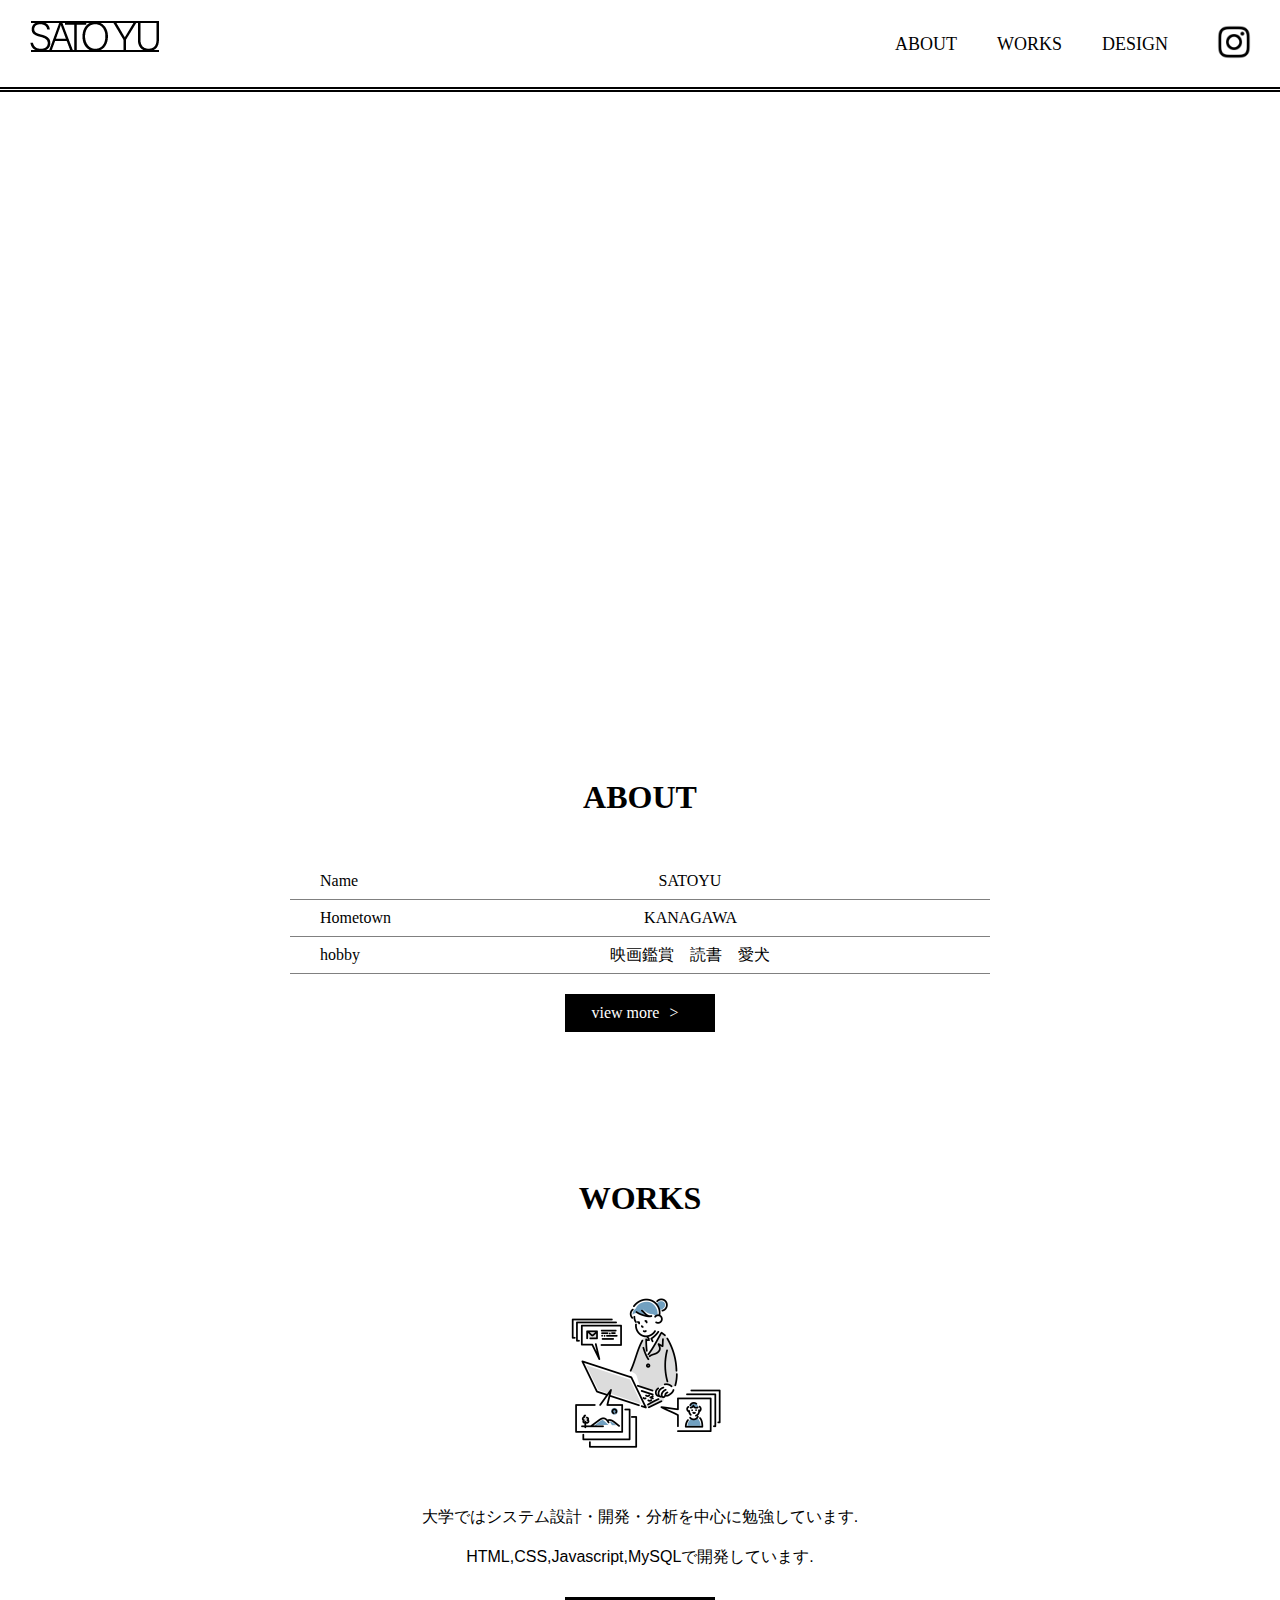
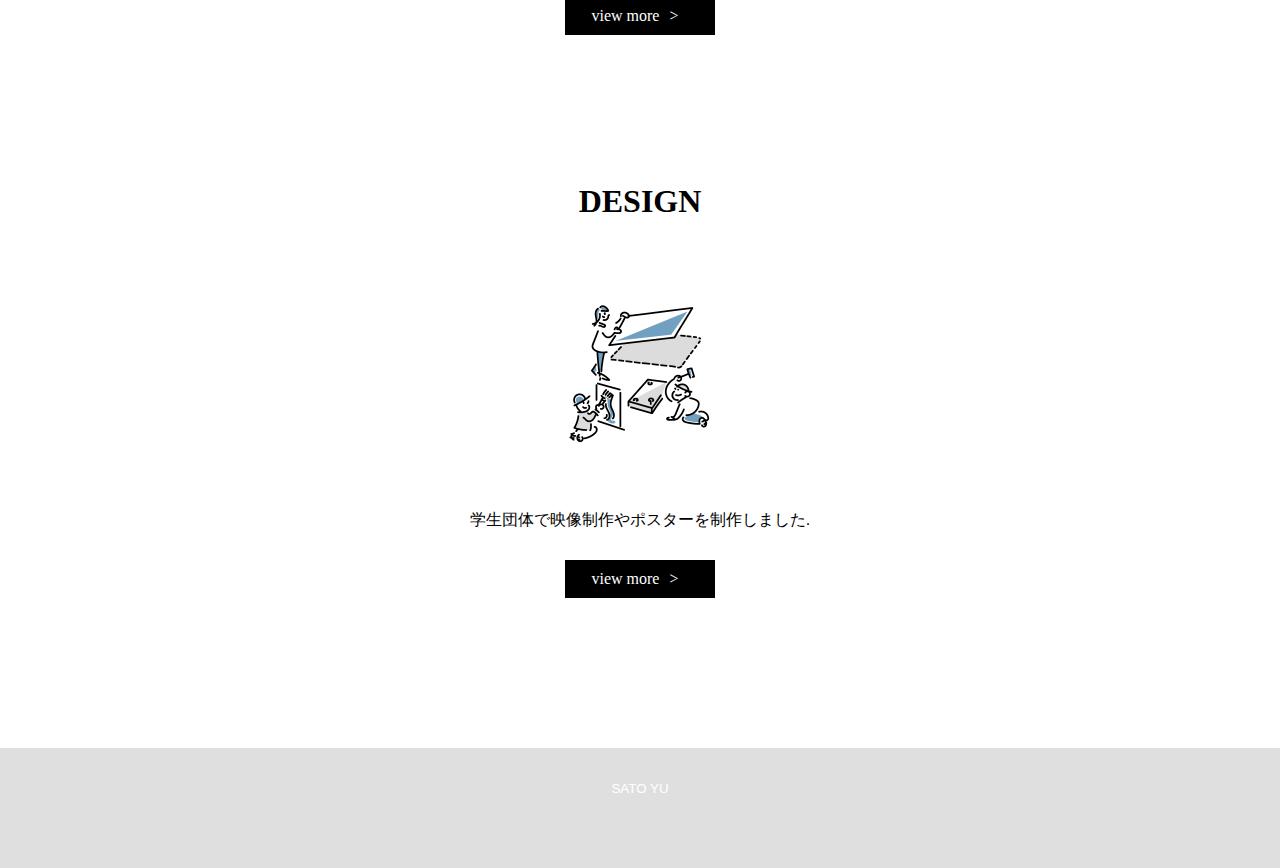
<file: index.html>
<!DOCTYPE html>
<html lang="ja">

<head>
    <meta charset="UTF-8">
    <link rel="stylesheet" href="por.css">
    <title>SATO YU's portfolio</title>
    <script src="https://ajax.googleapis.com/ajax/libs/jquery/1.11.1/jquery.min.js"></script>
    <script src="js/jquery.easing.1.3.js"></script>
    <script type="text/javascript" src="js/por.js"></script>
</head>
<body>
    <header>
        <h1><a href="index.html"><img src="image/logo.png" alt=""></a></h1>
        <nav>
            <ul>
                <li><a href="about.html">ABOUT</a></li>
                <li><a href="works.html">WORKS</a></li>
                <li><a href="design.html">DESIGN</a></li>
                <li><a href="https://www.instagram.com/0511.jiyuun.ig"><img src="image/instagram.png" alt=""></a></li>
            </ul>
        </nav>
    </header>
    <main>
        <div class="visual fadeUp">
            <img src="image/main.JPG" alt="">
        </div>
        <div class="contents">
            <section>
                <h2>ABOUT</h2>
                <dl>
                    <dt>Name</dt>
                    <dd>SATOYU</dd>
                    <dt>Hometown</dt>
                    <dd>KANAGAWA</dd>
                    <dt>hobby</dt>
                    <dd>映画鑑賞　読書　愛犬</dd>
                </dl>
                <div class="viewmore">
                    <a href="about.html">view more</a>
                </div>
            </section>
            <section>
                <h2>WORKS</h2>
                <img src="image/main_works.png" alt="">
                <p>大学ではシステム設計・開発・分析を中心に勉強しています.
                    <br>HTML,CSS,Javascript,MySQLで開発しています.
                </p>
                <div class="viewmore">
                    <a href="works.html">view more</a>
                </div>
            </section>
            <section>
                <h2>DESIGN</h2>
                <img src="image/main_design.png" alt="">
                <p>学生団体で映像制作やポスターを制作しました.
                </p>
                <div class="viewmore">
                    <a href="design.html">view more</a>
                </div>

            </section>
        </div>
    </main>
    <footer>
        <!-- <p>All it takes is faith and trust.</p> -->
        <p><small>SATO YU</small></p>
    </footer>
</body>

</html>
</file>
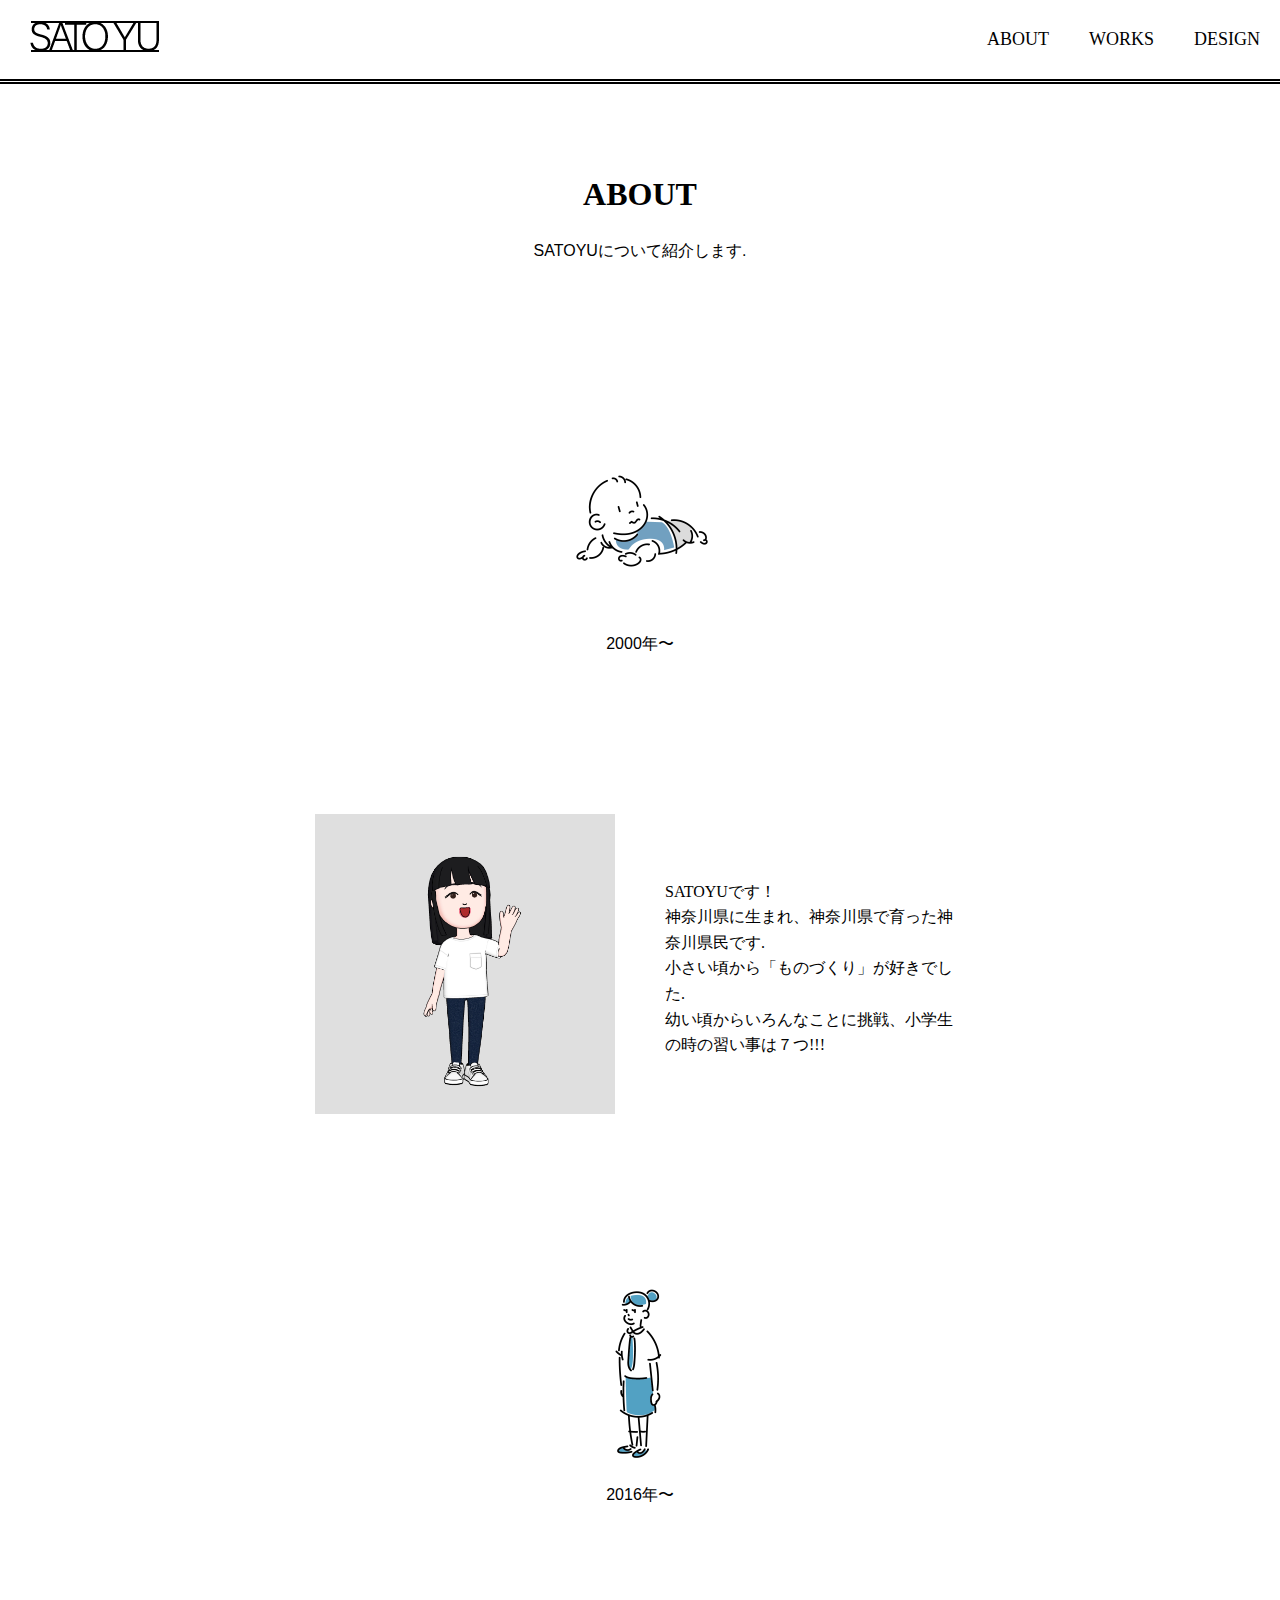
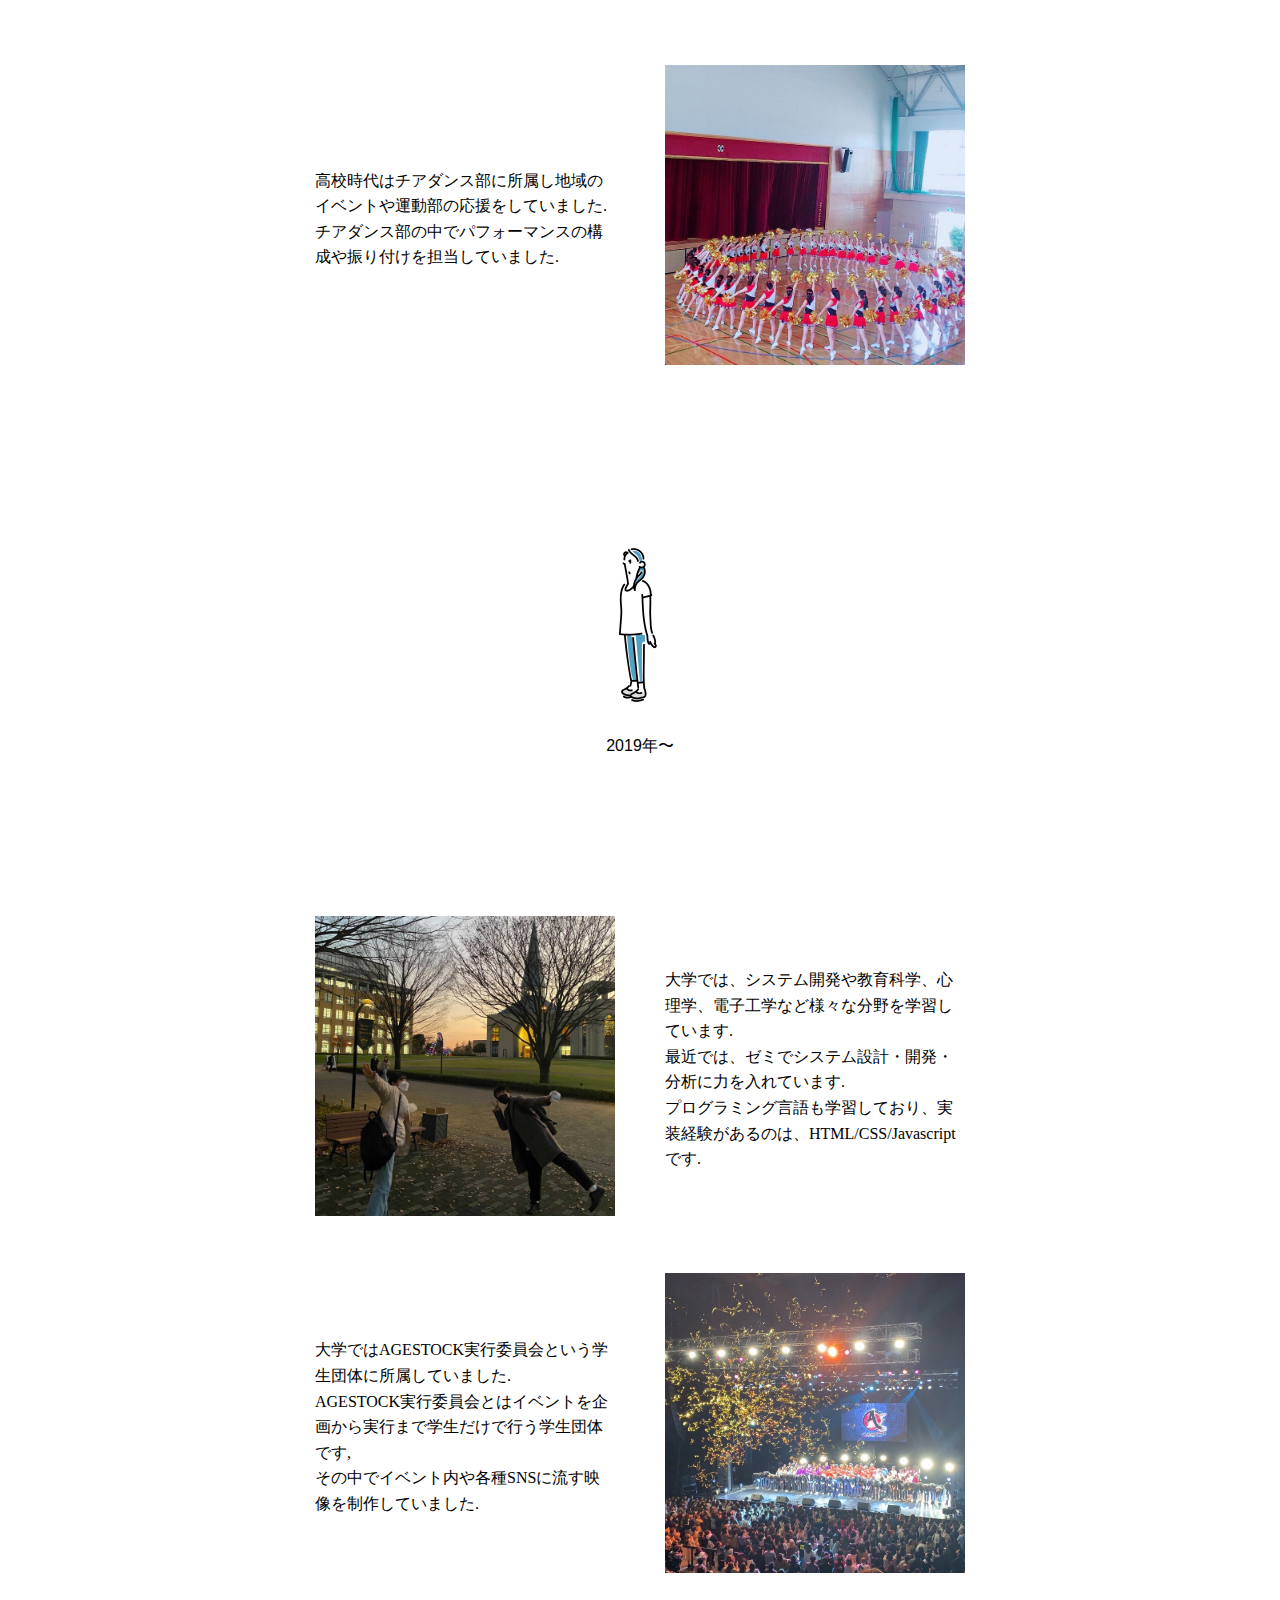
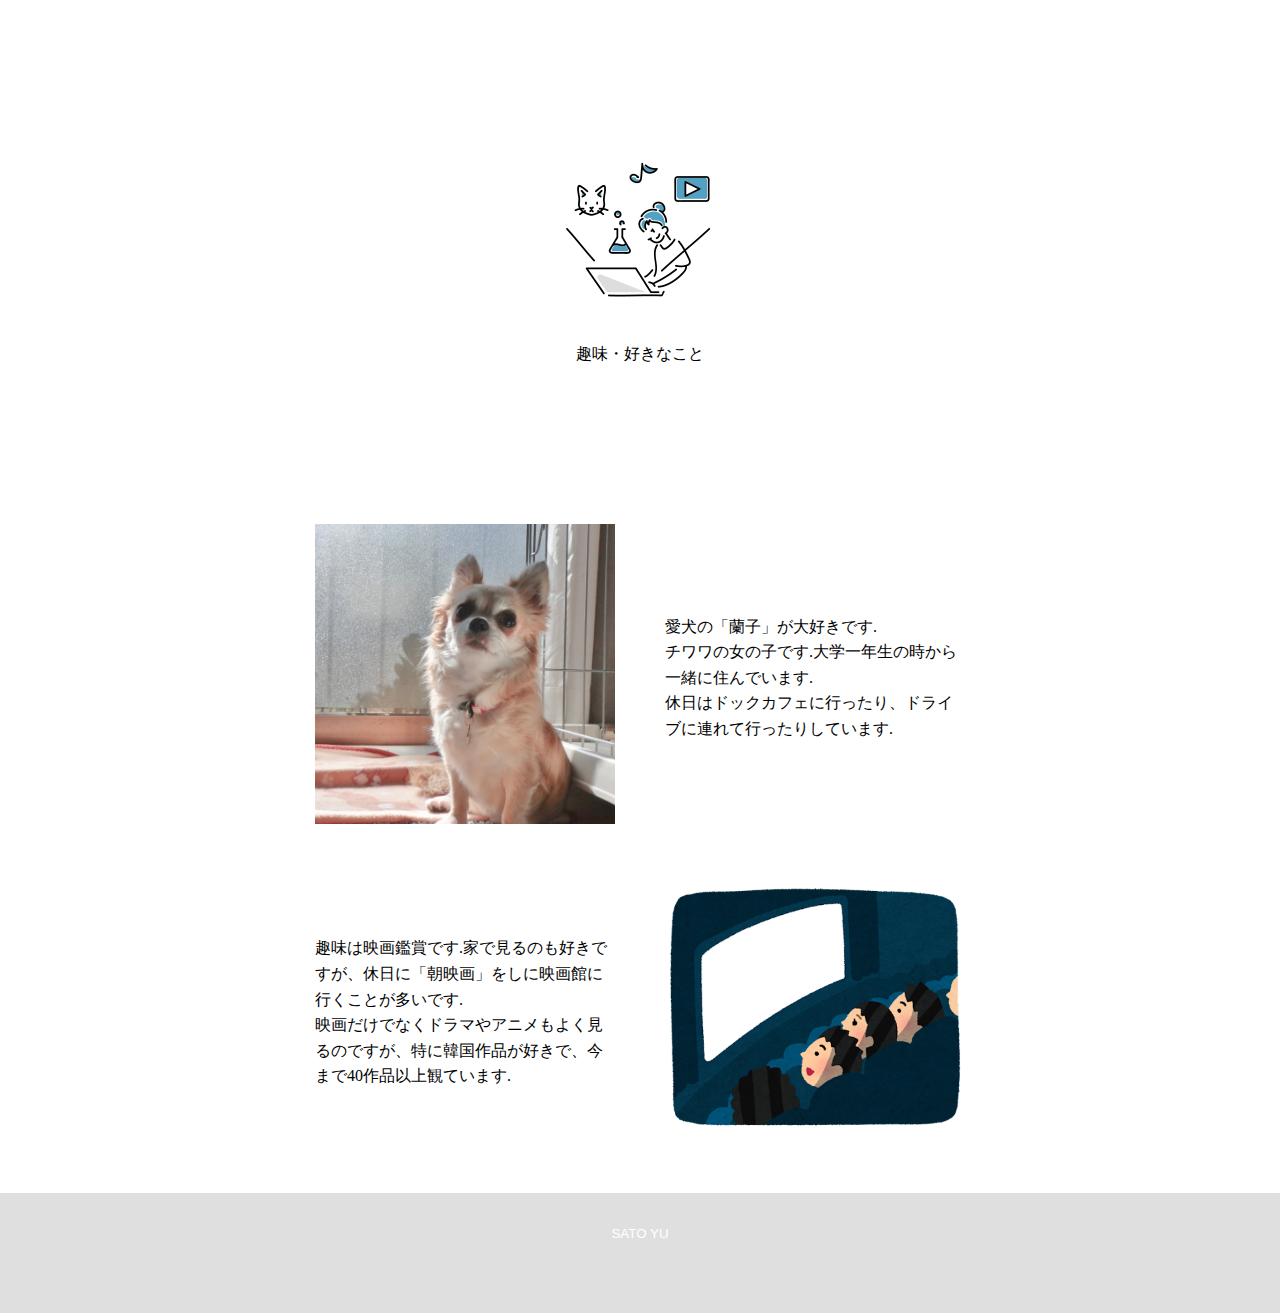
<file: about.html>
<!DOCTYPE html>
<html lang="ja">
<head>
    <meta charset="UTF-8">
    <link rel="stylesheet" href="por.css">
    <title>ABOUT|SATO YU's portfolio</title>
    <script src="https://ajax.googleapis.com/ajax/libs/jquery/1.11.1/jquery.min.js"></script>
    <script src="js/jquery.easing.1.3.js"></script>
    <script type="text/javascript" src="js/por.js"></script>
</head>
<body>
    <header>
        <h1><a href="index.html"><img src="image/logo.png" alt=""></a></h1>
        <nav>
            <ul>
                <li><a href="about.html">ABOUT</a></li>
                <li><a href="works.html">WORKS</a></li>
                <li><a href="design.html">DESIGN</a></li>
            </ul>
        </nav>
    </header>
    <main class="about">

        <div class="title">
            <h1>ABOUT</h1>
            <p>SATOYUについて紹介します.</p>
        </div>
        <div class="about_img">
            <img src="image/about_baby.png" alt="">
            <p>2000年〜</p>
        </div>
        <div class="about_block">
            <div class="block_child">
                <img src="image/main.JPG" alt="">
            </div>
            <div class="block_child">SATOYUです！
                <br> 神奈川県に生まれ、神奈川県で育った神奈川県民です.
                <br>小さい頃から「ものづくり」が好きでした.
                <br>幼い頃からいろんなことに挑戦、小学生の時の習い事は７つ!!!
            </div>
        </div>
        <div class="about_img">
            <img src="image/about_student.png" alt="">
            <p>2016年〜</p>
        </div>
        <div class="about_block">
            <div class="block_child">
                高校時代はチアダンス部に所属し地域のイベントや運動部の応援をしていました.
                <br>チアダンス部の中でパフォーマンスの構成や振り付けを担当していました.
            </div>
            <div class="block_child">
                <img src="image/SHINY.JPG" alt="">
            </div>
        </div>
        <div class="about_img">
            <img src="image/about_univ.png" alt="">
            <p>2019年〜</p>
        </div>
        <div class="about_block">
            <div class="block_child">
                <img src="image/university.JPG" alt="">
            </div>
            <div class="block_child">
                大学では、システム開発や教育科学、心理学、電子工学など様々な分野を学習しています.
                <br>最近では、ゼミでシステム設計・開発・分析に力を入れています.
                <br>プログラミング言語も学習しており、実装経験があるのは、HTML/CSS/Javascriptです.
            </div>
        </div>
        <div class="about_block">
            <div class="block_child">
                大学ではAGESTOCK実行委員会という学生団体に所属していました.
                <br>AGESTOCK実行委員会とはイベントを企画から実行まで学生だけで行う学生団体です,
                <br>その中でイベント内や各種SNSに流す映像を制作していました.
            </div>
            <div class="block_child">
                <img src="image/AGESTOCK.JPG" alt="">
            </div>
        </div>
        <div class="about_img">
            <img src="image/about_hobby.png" alt="">
            <p>趣味・好きなこと</p>
        </div>
        <div class="about_block">
            <div class="block_child">
                <img src="image/ranko.jpg" alt="">
            </div>
            <div class="block_child">
                愛犬の「蘭子」が大好きです.
                <br>チワワの女の子です.大学一年生の時から一緒に住んでいます.
                <br>休日はドックカフェに行ったり、ドライブに連れて行ったりしています.
            </div>
        </div>
        <div class="about_block">
            <div class="block_child">
                趣味は映画鑑賞です.家で見るのも好きですが、休日に「朝映画」をしに映画館に行くことが多いです.
                <br>映画だけでなくドラマやアニメもよく見るのですが、特に韓国作品が好きで、今まで40作品以上観ています.
            </div>
            <div class="block_child">
                <img src="image/kandou_movie_eigakan.png" alt="">
            </div>
        </div>
    </main>
    <footer>
        <!-- <p>All it takes is faith and trust.</p> -->
        <p><small>SATO YU</small></p>
    </footer>
</body>

</html>
</file>
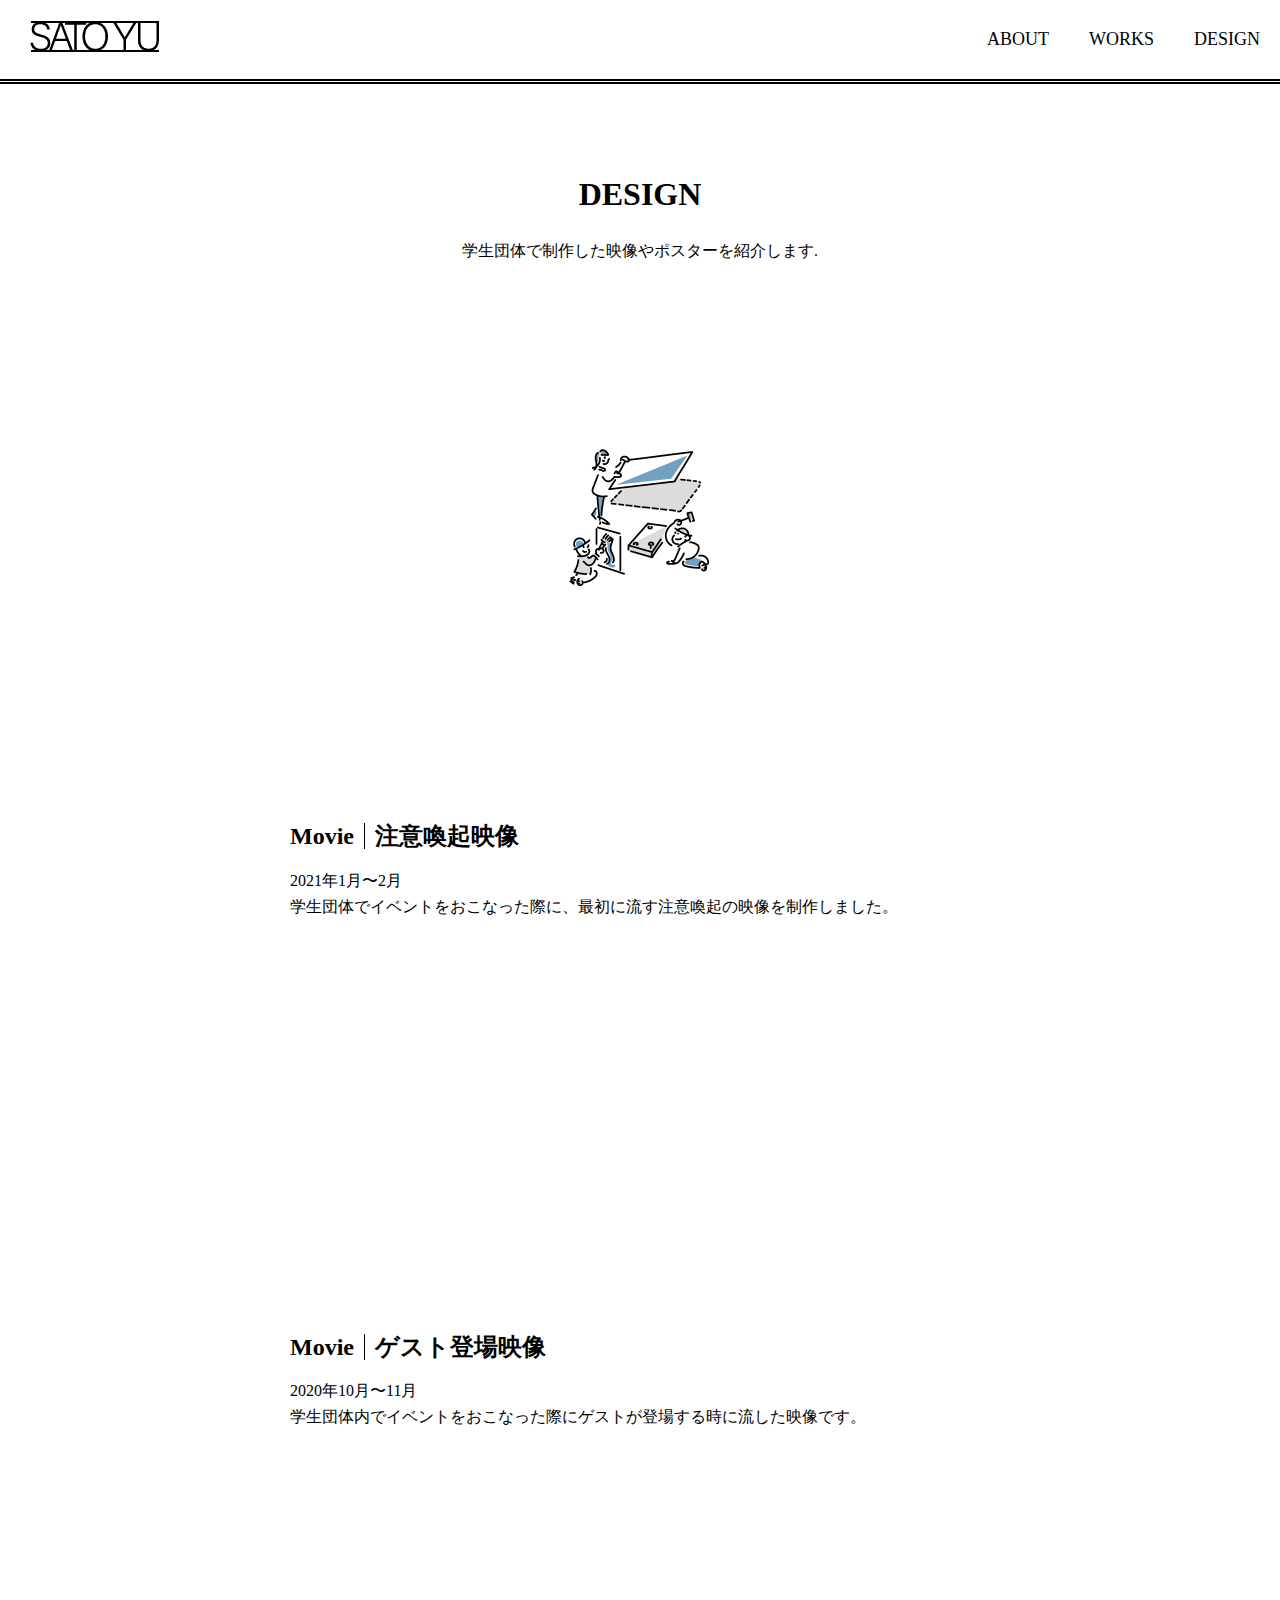
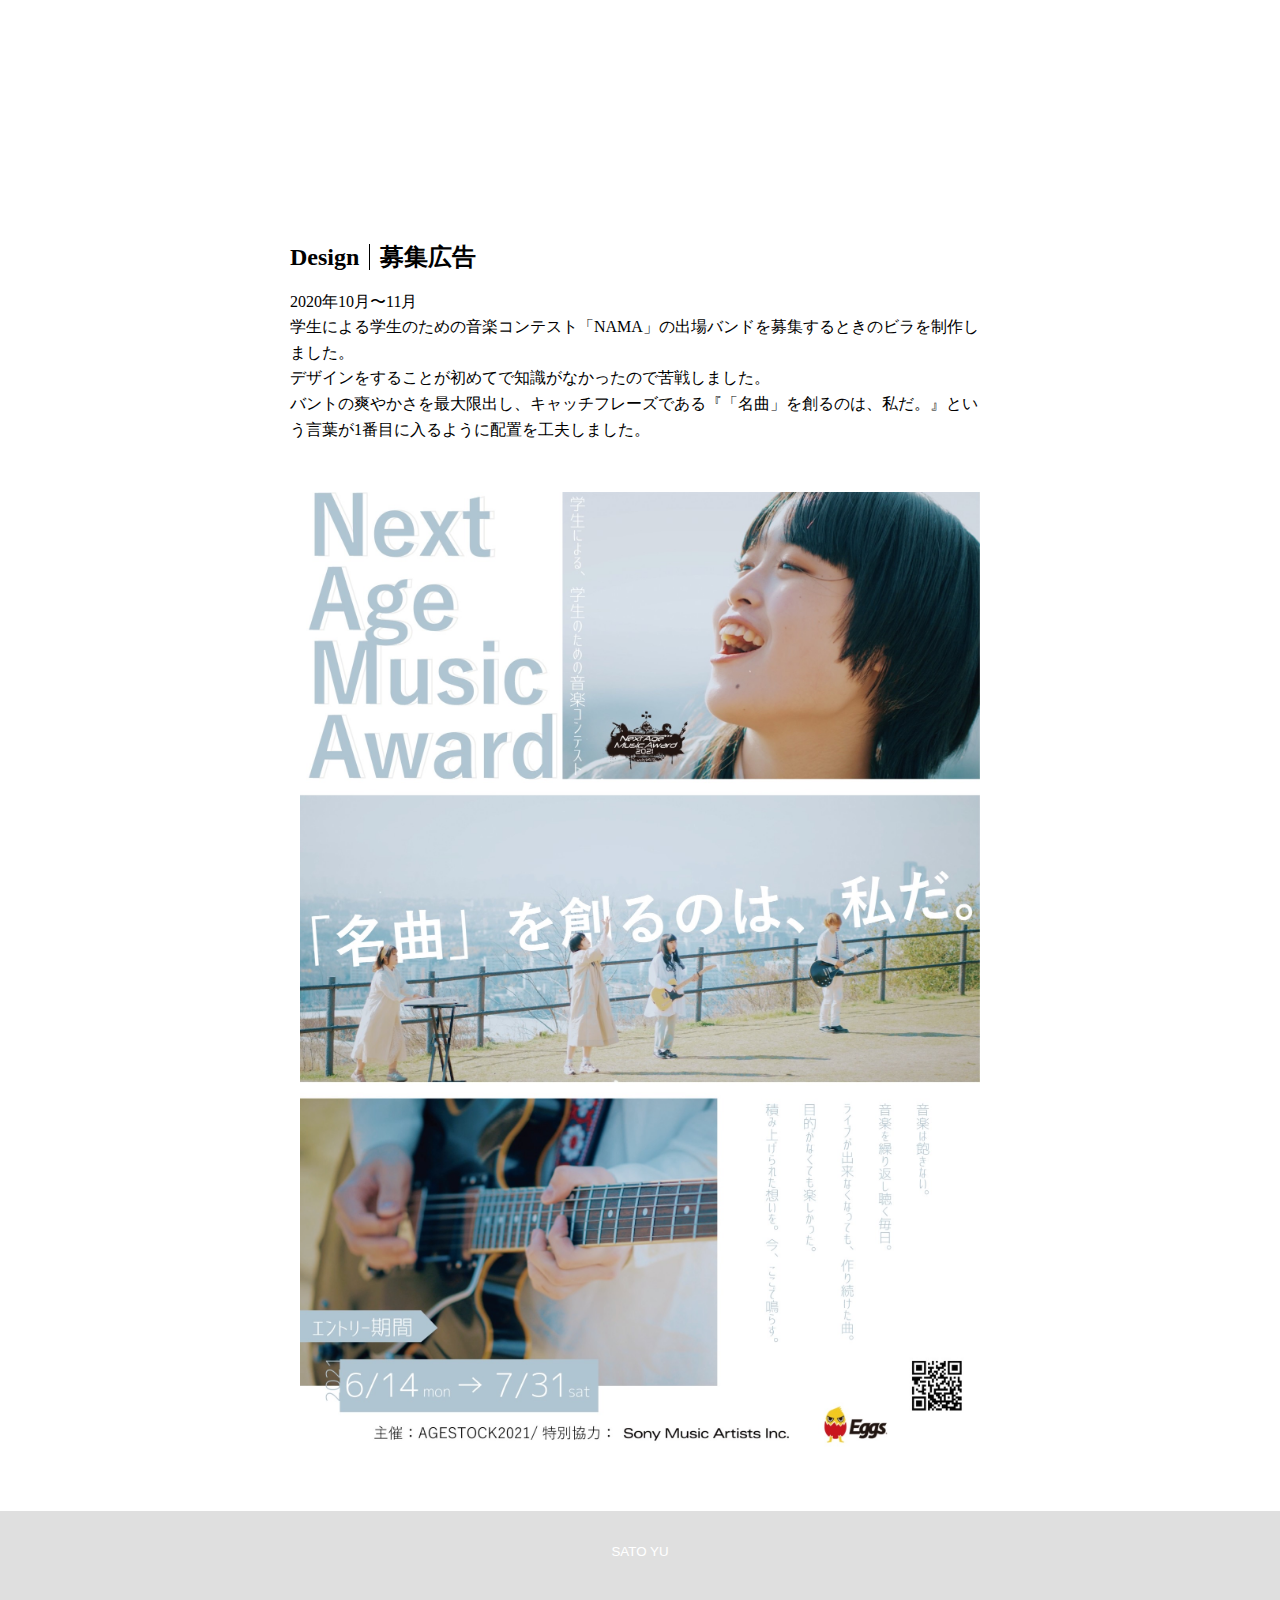
<file: design.html>
<!DOCTYPE html>
<html lang="ja">

<head>
    <meta charset="UTF-8">
    <link rel="stylesheet" href="por.css">
    <title>DESIGN|SATO YU's portfolio</title>
    <script src="https://ajax.googleapis.com/ajax/libs/jquery/1.11.1/jquery.min.js"></script>
    <script src="js/jquery.easing.1.3.js"></script>
    <script type="text/javascript" src="js/por.js"></script>
</head>

<body>
    <header>
        <h1><a href="index.html"><img src="image/logo.png" alt=""></a></h1>
        <nav>
            <ul>
                <li><a href="about.html">ABOUT</a></li>
                <li><a href="works.html">WORKS</a></li>
                <li><a href="design.html">DESIGN</a></li>
            </ul>
        </nav>
    </header>
    <main class="design">
        <div class="title">
            <h1>DESIGN</h1>
            <p>学生団体で制作した映像やポスターを紹介します.</p>
            <img src="image/main_design.png" alt="">
        </div>
        <div class="design-wrap">
            <h2><span class="project_title">Movie</span>注意喚起映像</h2>
            <div class="design_text">
                2021年1月〜2月
                <br>
                学生団体でイベントをおこなった際に、最初に流す注意喚起の映像を制作しました。
                <iframe width="560" height="315" src="https://www.youtube.com/embed/eudvywuOTb0"
                    title="YouTube video player" frameborder="0"
                    allow="accelerometer; autoplay; clipboard-write; encrypted-media; gyroscope; picture-in-picture"
                    allowfullscreen></iframe>
            </div>
        </div>
        <div class="design-wrap">
            <h2><span class="project_title">Movie</span>ゲスト登場映像</h2>
            <div class="design_text">
                2020年10月〜11月
                <br>
                学生団体内でイベントをおこなった際にゲストが登場する時に流した映像です。
                <iframe width="560" height="315" src="https://www.youtube.com/embed/YJ4cs3MGo1Q" title="YouTube video player"
                    frameborder="0" allow="accelerometer; autoplay; clipboard-write; encrypted-media; gyroscope; picture-in-picture"
                    allowfullscreen></iframe>
            </div>
        </div>
        <div class="design-wrap">
            <h2><span class="project_title">Design</span>募集広告</h2>
            <div class="design_text">
                2020年10月〜11月
                <br>
                学生による学生のための音楽コンテスト「NAMA」の出場バンドを募集するときのビラを制作しました。
                <br>デザインをすることが初めてで知識がなかったので苦戦しました。
                <br>バントの爽やかさを最大限出し、キャッチフレーズである『「名曲」を創るのは、私だ。』という言葉が1番目に入るように配置を工夫しました。
                <img src="image/poster.JPG" alt="">
            </div>
        </div>
    </main>
    <footer>
        <!-- <p>All it takes is faith and trust.</p> -->
        <p><small>SATO YU</small></p>
    </footer>
</body>

</html>
</file>
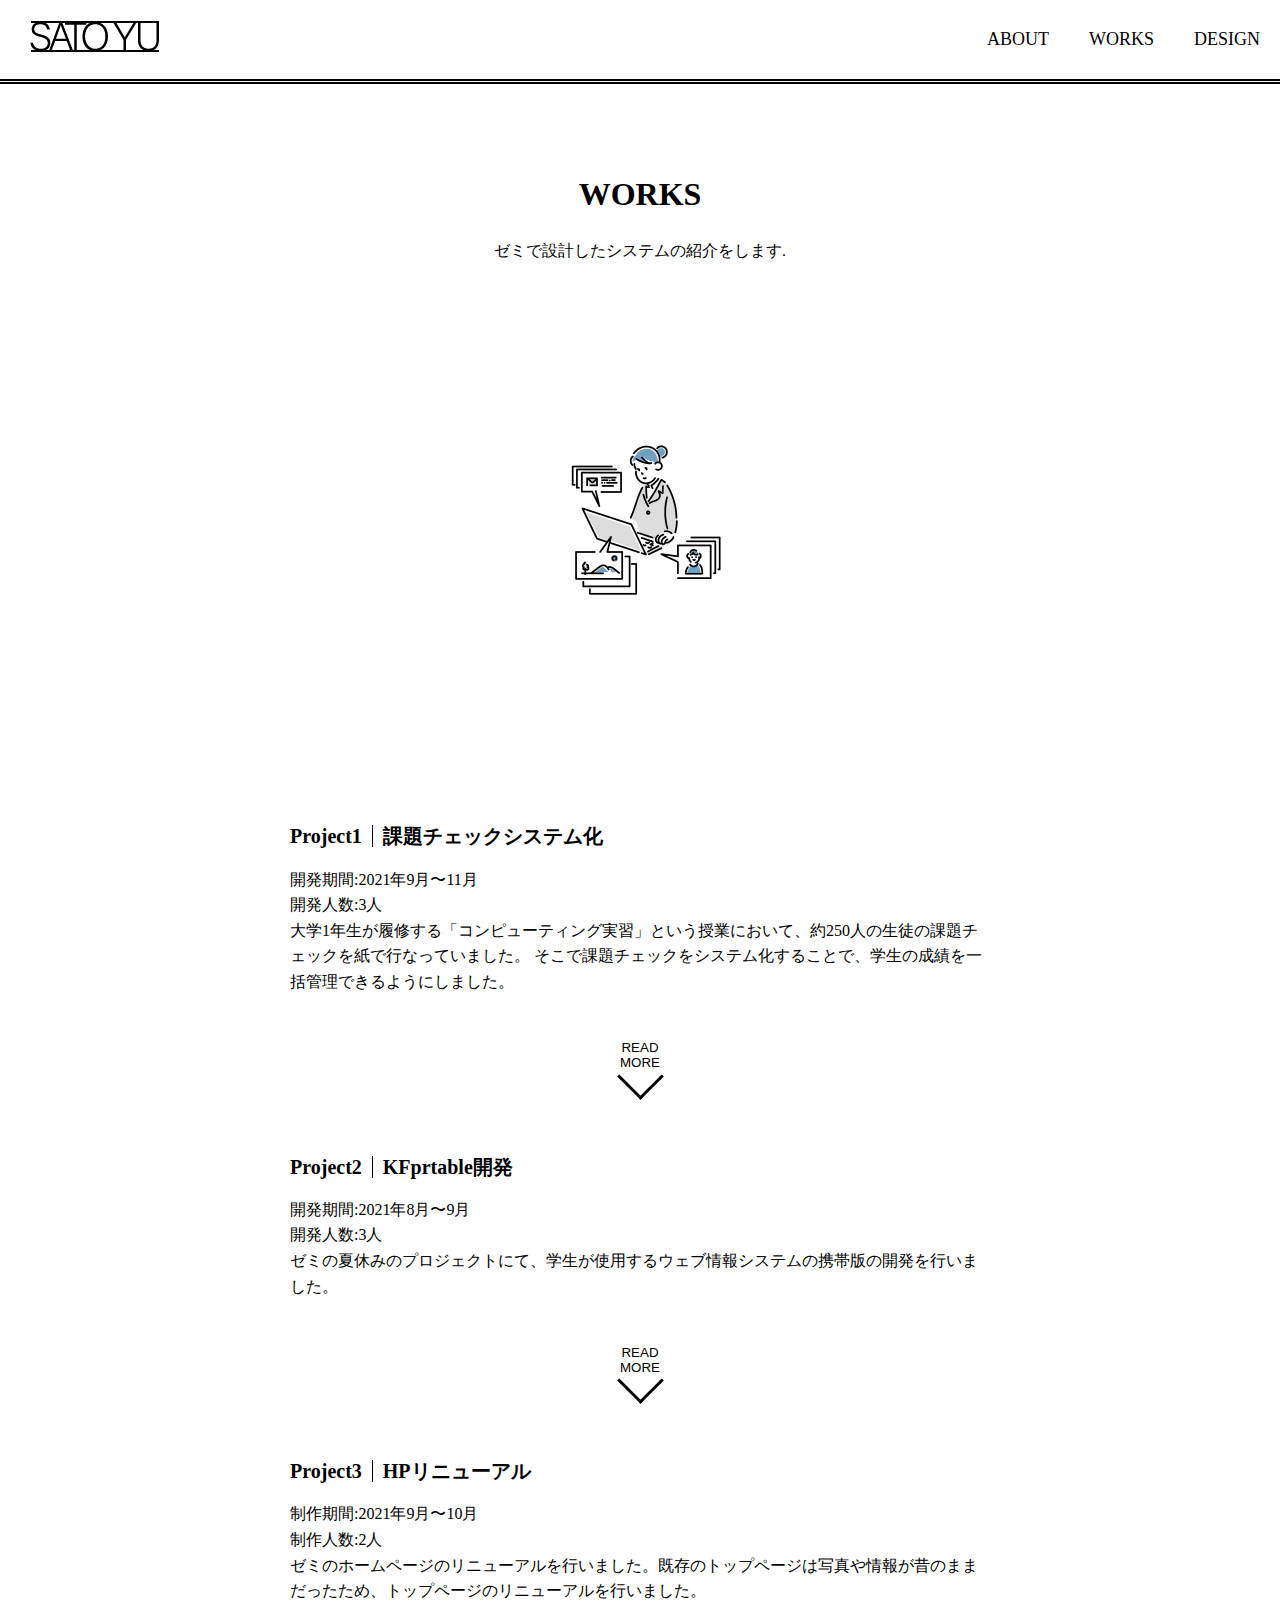
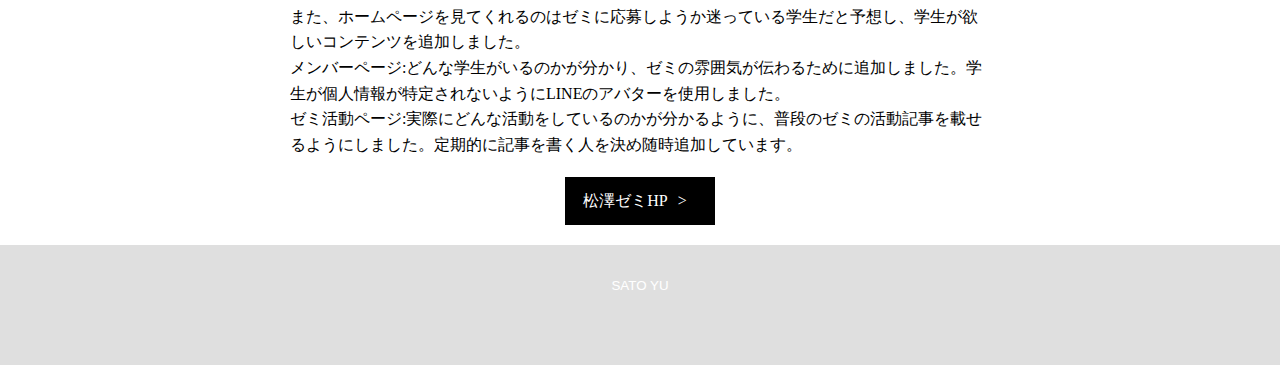
<file: works.html>
<!DOCTYPE html>
<html lang="ja">

<head>
    <meta charset="UTF-8">
    <link rel="stylesheet" href="por.css">
    <title>WORKS|SATO YU's portfolio</title>
    <script src="https://ajax.googleapis.com/ajax/libs/jquery/1.11.1/jquery.min.js"></script>
    <script src="js/jquery.easing.1.3.js"></script>
    <script type="text/javascript" src="js/por.js"></script>
</head>

<body>
    <header>
        <h1><a href="index.html"><img src="image/logo.png" alt=""></a></h1>
        <nav>
            <ul>
                <li><a href="about.html">ABOUT</a></li>
                <li><a href="works.html">WORKS</a></li>
                <li><a href="design.html">DESIGN</a></li>
            </ul>
        </nav>
    </header>
    <main class="works">
        <div class="title">
            <h1>WORKS</h1>
            <p>ゼミで設計したシステムの紹介をします.</p>
            <img src="image/main_works.png" alt="">
        </div>
        <div id="text-wrap">
            <h2><span class="project_title">Project1</span>課題チェックシステム化</h2>
            <div class="show-text">
                <div class="detail">
                    開発期間:2021年9月〜11月
                    <br>
                    開発人数:3人
                </div>
                大学1年生が履修する「コンピューティング実習」という授業において、約250人の生徒の課題チェックを紙で行なっていました。
                そこで課題チェックをシステム化することで、学生の成績を一括管理できるようにしました。
            </div>
            <div class="project1 hide-text">
                <img src="image/project1/img1.png" alt="">
                「コンピューティング実習」授業時に使用していたプログラミング学習環境「Smatra/Kenya」にQRコードを追加しました。
                学生は課題をチェックしてもらう時に、右上の[a0000000]という学籍番号のボタンを押すことでQRコードを表示させることができます。
                そして教師又はSA(Student Assistant)を呼び課題チェックを行います。
                <br>
                <br>
                教師,SAは携帯でQRコードを読むことで以下のサイトに飛ぶことができます。
                <img src="image/project1/img2.png" alt="">
                目視で課題をチェックした後、左側の課題に対応したボタンを押すことで、チェックボタンが緑色になり採点が完了します。
                もし、備考で学生のチェック状況を報告したいときは、メモ欄に記入してからチェックボタンを押すことで、データベースに格納できるようになっています。
                <br>学生自身がチェックして不正することを防ぐために、教師又はSAのみがチェックできるようになっています(自分のチェックページには飛べないようになっています)。
                <br>
                <br>また、学生自身も課題状況を確認したいと要望があったため、以下のページを作成しました。
                <img src="image/project1/img3.png" alt="">
                あらかじめgoogle classroomでURLを公開し、好きなタイミングで学生が採点状況をチェックできるようにしました。
                (※画像2の学生番号のリンクからも飛ぶことができます。)

            </div>
            <button class="readmore block1">READ MORE</button>
        </div>
        <div id="text-wrap">
            <h2><span class="project_title">Project2</span>KFprtable開発</h2>
            <div class="show-text">
                <div class="detail">
                    開発期間:2021年8月〜9月
                    <br>
                    開発人数:3人
                </div>
                ゼミの夏休みのプロジェクトにて、学生が使用するウェブ情報システムの携帯版の開発を行いました。
            </div>
            <div class="project2 hide-text">
                ゼミの教授が開発をしていた「学生の想像力を膨らませられるようなウェブ情報システム（Knoledge Forum）」を使用し授業を行なっていました。
                このシステムでできることは、課題の提出、グループワークの資料制作やアイディア出し・ディスカッションです。
                <div class="project_block">
                    <img src="image/project2/img1.jpg" alt="">
                    <img src="image/project2/img2.PNG" alt="">
                </div>
                学生は携帯を使用している時間が長く、通学時間も人それぞれであるため、システムを携帯版にすることで、授業の準備や課題に取り組む時間を効率よく行えるようにしようと考えました。
                <br>授業ごとに「コミュニティ」が分かれており、追加することで作業範囲を分けています。（画像2）
                <div class="project_block">
                    <img src="image/project2/img3.PNG" alt="">
                    <img src="image/project2/img4.PNG" alt="">
                </div>
                階層構造でコメント(note)を表示することで、どの意見に対してコメント(buildson)が繋がっているのかをわかりやすくしました。（画像3）
                <br>新しいコメントを追加するときは、（画像3）＋ボタンをクリックします。タイトルとコメントを入力してから保存すると階層構造として表示されます。
            </div>
            <button class="readmore block2">READ MORE</button>
        </div>
        <div id="text-wrap">
            <h2><span class="project_title">Project3</span>HPリニューアル</h2>
            <div class="show-text">
                <div class="detail">
                    制作期間:2021年9月〜10月
                    <br>
                    制作人数:2人
                </div>
                ゼミのホームページのリニューアルを行いました。既存のトップページは写真や情報が昔のままだったため、トップページのリニューアルを行いました。
                <br>また、ホームページを見てくれるのはゼミに応募しようか迷っている学生だと予想し、学生が欲しいコンテンツを追加しました。
                <br>メンバーページ:どんな学生がいるのかが分かり、ゼミの雰囲気が伝わるために追加しました。学生が個人情報が特定されないようにLINEのアバターを使用しました。
                <br>ゼミ活動ページ:実際にどんな活動をしているのかが分かるように、普段のゼミの活動記事を載せるようにしました。定期的に記事を書く人を決め随時追加しています。
            </div>
            <div class="viewmore">
                <a href="http://creco.si.aoyama.ac.jp/">松澤ゼミHP</a>
            </div>

        </div>
    </main>
    <footer>
        <!-- <p>All it takes is faith and trust.</p> -->
        <p><small>SATO YU</small></p>
    </footer>
</body>

</html>
</file>
<file: por.css>
@charset "UTF-8";
/* *{
cursor: url(image/cursor.png),auto;
} */
body{
    line-height: 1;
    font-size: 16px;
    font-family: 'Segoe UI';
    color: #000;
}
body,p{
    margin: 0;
    padding: 0;
}
p {
    color: #000;
    line-height: 2.5;
    font-family: 'Segoe UI', Tahoma, Geneva, Verdana, sans-serif;
}
 
/* header */
header{
    margin: 0;
    padding: 0;
    display: flex;
    justify-content: space-between;
    background-color: #ffffff;
    position: fixed;
    width: 100%;
    border-bottom: thick double  #000;
    z-index: 10000;
}
header h1{
    margin-left: 30px;
}
nav{
    margin: auto 0;
}
nav ul{
    display: flex;
    list-style-type: none;
}
nav ul li{
    margin:auto 20px;
}
nav ul li a{
    font-size: 18px;
    color: #000;
    text-decoration: none;
    -webkit-transition: all 0.3s ease;
    -moz-transition: all 0.3s ease;
    -o-transition: all 0.3s ease;
    transition: all  0.3s ease;
}
nav ul li a:hover{
    color: #DFDFDF;
}
nav ul li img{
    width: 52px;
}
/* main */
main{
    width: 700px;
    margin: 0 auto;
}
.visual{
    padding: 78px 0 0 0;
    text-align: center;
}
.visual img{
    margin: 100px auto;
    width: 50%;
}
.fadeUp{
animation-name:fadeUpAnime;
animation-duration:2s;
animation-fill-mode:forwards;
opacity:0;
}

@keyframes fadeUpAnime{
  from {
    opacity: 0;
  transform: translateY(50px);
  }

  to {
    opacity: 1;
  transform: translateY(100);
  }
}
main section{
    width: 700px;
    margin: 150px auto;
    text-align: center;
    height: 100%;
}
section img{
    width: 200px;
    margin-top: 50px;
    margin-bottom: 20px;
}
main .contents h2{
    font-size: 32px;
    text-align: center;
    width: 100%;
    margin: 10px auto;
}
main .contents dl{
    width: 700px;
    margin-top: 50px;
}
main dl dt{
    float: left;
    clear: both;
    padding: 10px 0 10px 30px;
}
main dl dd{
    border-bottom: solid 1px gray;
    margin: 0;
    padding: 10px 0 10px 100px;
}

main .viewmore{
    width: 150px;
    margin: 20px auto;
    
}
main .viewmore a::after{
    content: ">";
    margin: 0 10px;
}
main .viewmore a{
    text-align: center;
    color: #ffffff;
    background-color: #000;
    padding: 10px;
    display: block;
    text-decoration: none;
    border: solid 1px #000;
    -webkit-transition: all 0.3s ease;
    -moz-transition: all 0.3s ease;
    -o-transition: all 0.3s ease;
    transition: all  0.3s ease;
}
main .viewmore a:hover{
    color: #000;
    background-color: #ffffff;
    
}
/* footer */
footer{
    background-color: #DFDFDF;
    height: 100px;
    padding: 20px 0 0 0;
}
footer p,small{
    text-align: center;
    color: #ffffff;
}

/* ABOUT */
main .title{
    padding: 78px 0 0 0;
    text-align: center;
    margin-bottom: 50px;
}
main .title h1{
    margin-top: 100px;
}
.about_img{
    width: 100%;
    margin: 150px auto;
    text-align: center;
}
.about_img img{
    width: 200px;

}
.about_block{
    display: flex;
    margin: 50px auto;
}
.about_block img{
    width: 300px;
}
.block_child{
    width: 300px;
    margin: auto 25px;
    line-height: 1.6em;
}

/* WORKS */
.works img{
    width: 200px;
    margin: 150px auto;
}
#text-wrap {
    width: 100%;
    height: 100%;
    display: block;
    line-height: 1.6em;
}
#text-wrap h2{
    font-size: 20px;
}
.project_title{
    border-right: solid 1px #000;
    padding: 0 10px 0 0;
    margin-right:10px;
}
.project1,.project2{
    display: none;
}
 
.hide-text img{
    margin:20px 10px;
    width: 680px;
}
 
button.readmore {
    position: relative;
    height: 80px;
    width: 90px;
    margin: 40px auto;
    display: block;
    background-color: transparent;
    color: #000;
    padding-bottom: 40px;
    border: none;
    outline: 0;
    transition: .5s;
    -erbkit-transition: .5s;
}
 
button.readmore::after {
    content: " ";
    position: absolute;
    width: 30px;
    height: 30px;
    border-top: solid 3px #000;
    border-right: solid 3px #000;
    transform: rotate(135deg);
    -webkit-transform: rotate(135deg);
    right: 28px;
    top: 25px;
    transition: .5s;
    -erbkit-transition: .5s;
}
 
button.readmore:hover::after {
    top: 40px;
}
 
.on-click {
    color: transparent!important;
}
.on-click {
    transform: rotate(-180deg);
    -webkit-transform: rotate(-180deg);
}

.project_block{
    display: flex;
}
.project_block img{
    width: 330px;
}
/* design */
.design img{
    width: 200px;
    margin: 150px auto;
}
.design_text{
    line-height: 1.6;
}
.design_text iframe{
    margin: 50px auto;
    display: block;
}
.design_text img{
    width: 680px;
    margin: 50px 10px;

}
</file>
